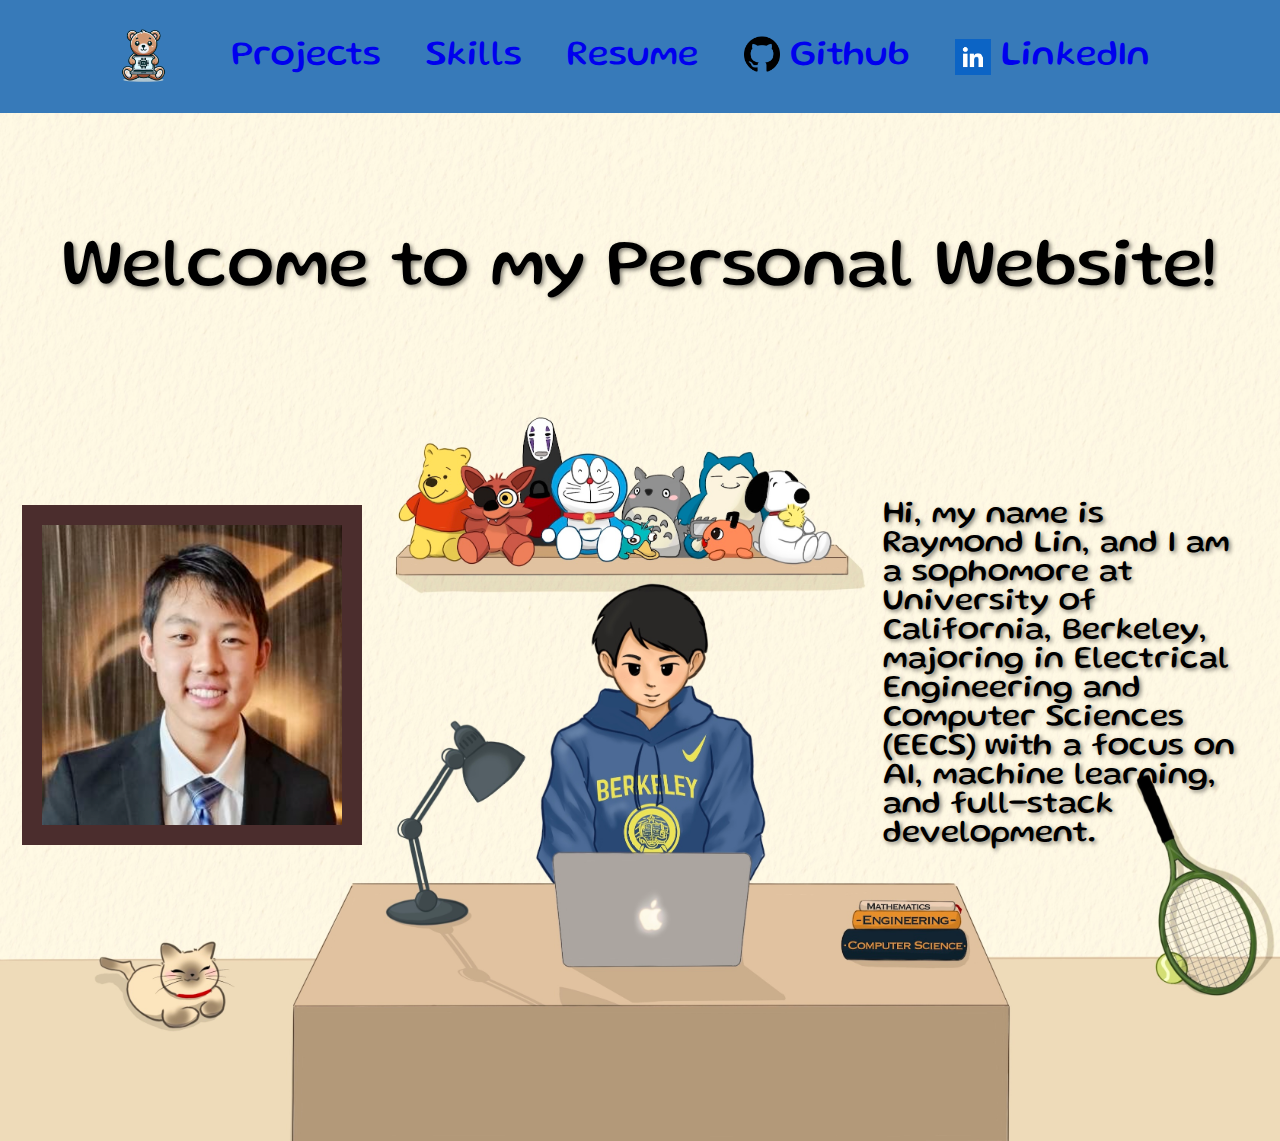
<file: index.html>
<!DOCTYPE html>
<html lang="en">
<head>
    <meta charset="UTF-8">
    <meta http-equiv="X-UA-Compatible" content="IE-edge">
    <meta name="viewport" content="width=device-width, initial-scale=1.0">
    <title>Personal Website</title>
    <link rel="stylesheet" href="index.css">
    <link href="https://fonts.googleapis.com/css2?family=Gluten:wght@400;700&display=swap" rel="stylesheet">
</head>
<body>
    <div id="nav">
        <nav>
            <a href="index.html"><img src="images/logo.png" id="logo"></a>
            <ul>
                <li><a href="projects.html">Projects</a></li>
                <li><a href="skills.html">Skills</a></li>
                <li><a href="images/resume.pdf" download="Raymond_Lin_Resume.pdf">Resume</a></li>
                <li><a href="https://github.com/raymondlin7510"><img id="github" src="images/github.png">Github</a></li>
                <li><a href="https://www.linkedin.com/in/raymondlin7510/"><img id="linkedin" src="images/linkedinLogo.png">LinkedIn</a></li>
            </ul>
        </nav>
    </div>
    <div id="image-container">
        <img src="images/background.jpg" id="background">
        <div id="welcome">Welcome to my Personal Website!</div>
        <img id="pfp" src="images/pfp.png">
        <div id="aboutMe">Hi, my name is Raymond Lin, and I am a sophomore at University of California, Berkeley, majoring in 
            Electrical Engineering and Computer Sciences (EECS) with a focus on AI, machine learning, and full-stack development.</div>
    </div>
</body>
</html>
</file>
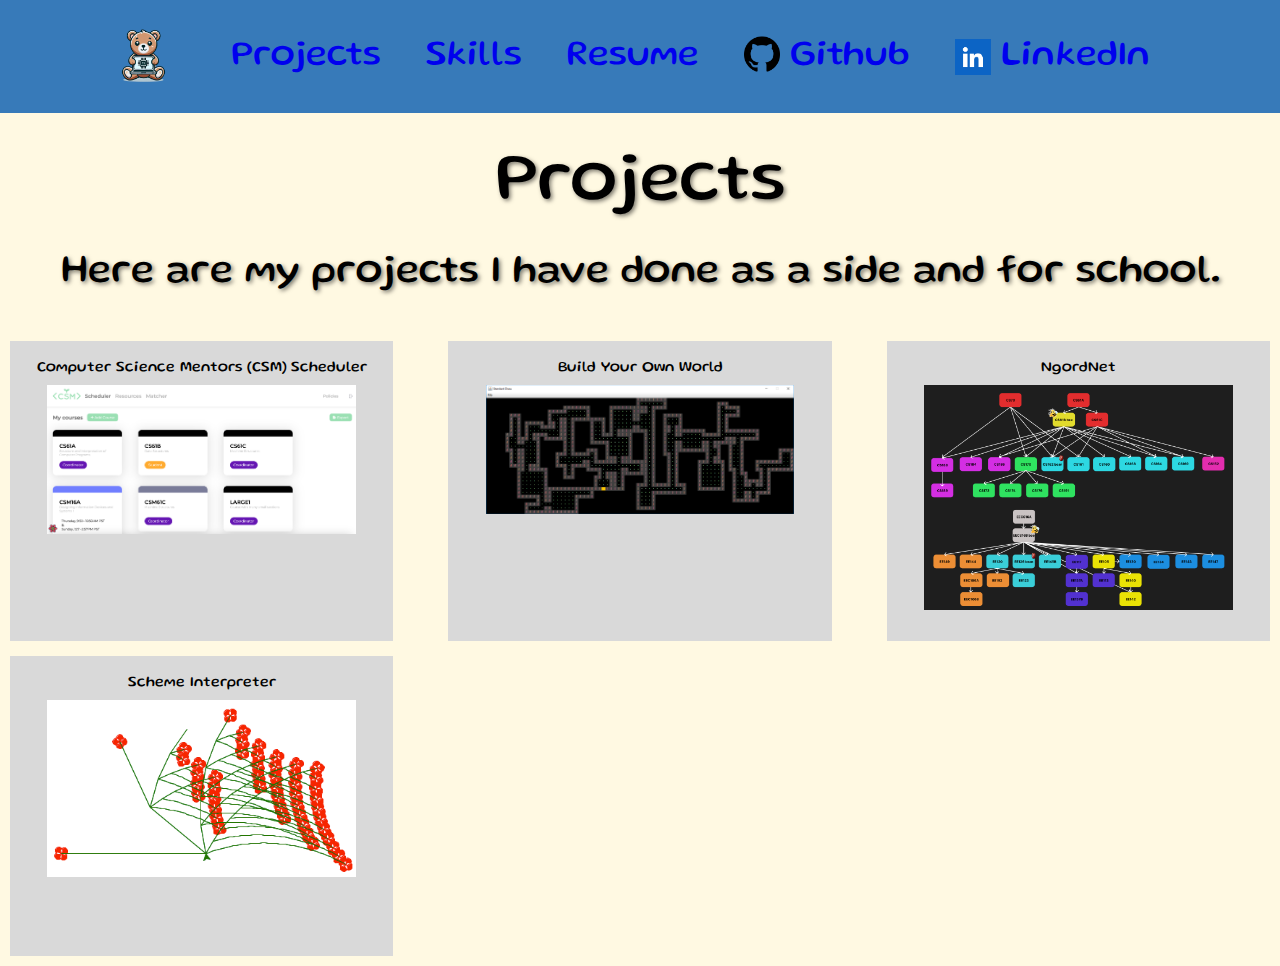
<file: projects.html>
<!DOCTYPE html>
<html lang="en">
<head>
    <meta charset="UTF-8">
    <meta http-equiv="X-UA-Compatible" content="IE-edge">
    <meta name="viewport" content="width=device-width, initial-scale=1.0">
    <title>Projects</title>
    <link rel="stylesheet" href="projects.css">
    <link href="https://fonts.googleapis.com/css2?family=Gluten:wght@400;700&display=swap" rel="stylesheet">
</head>
<body>
    <div id="nav">
        <nav>
            <a href="index.html"><img src="images/logo.png" id="logo"></a>
            <ul>
                <li><a href="projects.html">Projects</a></li>
                <li><a href="skills.html">Skills</a></li>
                <li><a href="images/resume.pdf" download="Raymond_Lin_Resume.pdf">Resume</a></li>
                <li><a href="https://github.com/raymondlin7510"><img id="github" src="images/github.png">Github</a></li>
                <li><a href="https://www.linkedin.com/in/raymondlin7510/"><img id="linkedin" src="images/linkedinLogo.png">LinkedIn</a></li>
            </ul>
        </nav>
    </div>
    <div id="titleSection">
        Projects
        <p>Here are my projects I have done as a side and for school.</p>
    </div>
    <div id="allProjectsContainer">
        <div id="csmContainer" class="container">
            Computer Science Mentors (CSM) Scheduler
            <img src="images/csmScheduler.png">
        </div>
        <div id="byowContainer" class="container">
            Build Your Own World
            <img src="images/byow.png">
        </div>
        <div id="ngordnetContainer" class="container">
            NgordNet
            <img src="images/ngordnet.png">
        </div>
        <div id="schemeContainer" class="container">
            Scheme Interpreter
            <img src="images/scheme.png">
        </div>
    </div>    
</body>
</html>
</file>
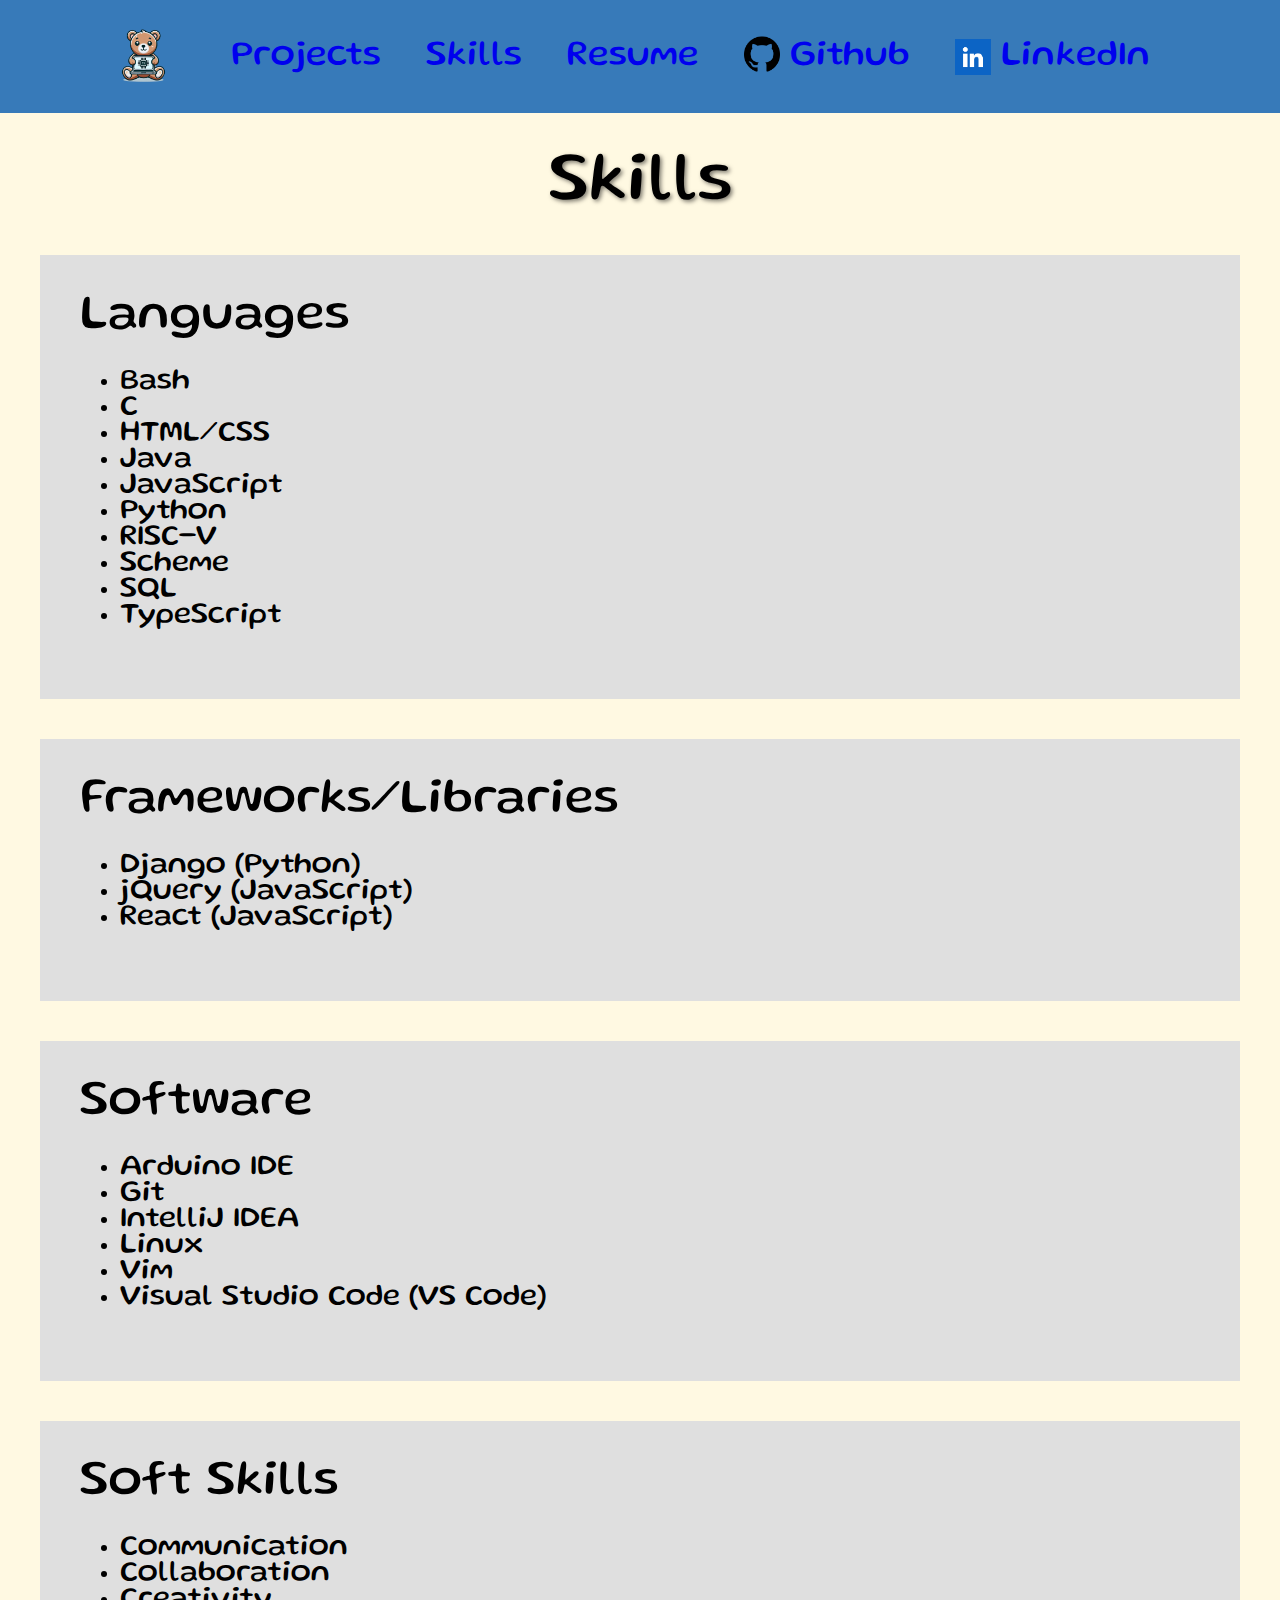
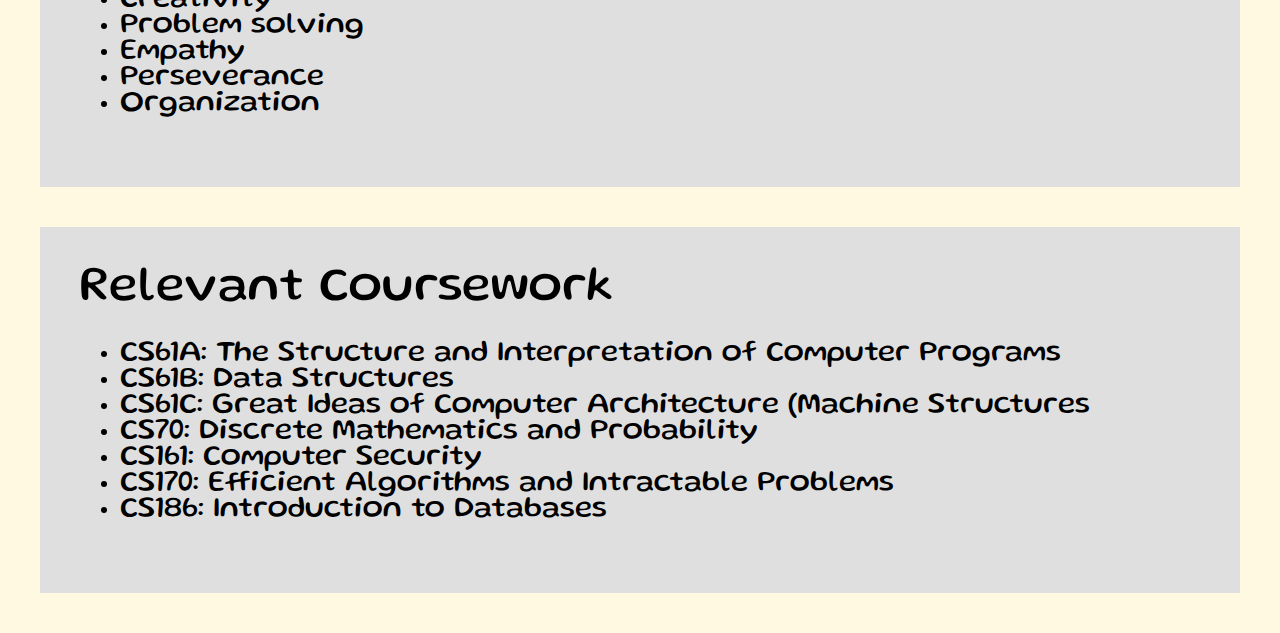
<file: skills.html>
<!DOCTYPE html>
<html lang="en">
<head>
    <meta charset="UTF-8">
    <meta http-equiv="X-UA-Compatible" content="IE-edge">
    <meta name="viewport" content="width=device-width, initial-scale=1.0">
    <title>Skills</title>
    <link rel="stylesheet" href="skills.css">
    <link href="https://fonts.googleapis.com/css2?family=Gluten:wght@400;700&display=swap" rel="stylesheet">
</head>
<body>
    <div id="nav">
        <nav>
            <a href="index.html"><img src="images/logo.png" id="logo"></a>
            <ul>
                <li><a href="projects.html">Projects</a></li>
                <li><a href="skills.html">Skills</a></li>
                <li><a href="images/resume.pdf" download="Raymond_Lin_Resume.pdf">Resume</a></li>
                <li><a href="https://github.com/raymondlin7510"><img id="github" src="images/github.png">Github</a></li>
                <li><a href="https://www.linkedin.com/in/raymondlin7510/"><img id="linkedin" src="images/linkedinLogo.png">LinkedIn</a></li>
            </ul>
        </nav>
    </div>
    <div id="titleSection">
        Skills
    </div>
    <div id="languages" class="container">
        <span>Languages</span>
        <ul>
            <li>Bash</li>
            <li>C</li>
            <li>HTML/CSS</li>
            <li>Java</li>
            <li>JavaScript</li>
            <li>Python</li>
            <li>RISC-V</li>
            <li>Scheme</li>
            <li>SQL</li>
            <li>TypeScript</li>
        </ul>
    </div>
    <div id="frameworks" class="container">
        <span>Frameworks/Libraries</span>
        <ul>
            <li>Django (Python)</li>
            <li>jQuery (JavaScript)</li>
            <li>React (JavaScript)</li>
        </ul>
    </div>
    <div id="software" class="container">
        <span>Software</span>
        <ul>
            <li>Arduino IDE</li>
            <li>Git</li>
            <li>IntelliJ IDEA</li>
            <li>Linux</li>
            <li>Vim</li>
            <li>Visual Studio Code (VS Code)</li>
        </ul>
    </div>
    <div id="softSkills" class="container">
        <span>Soft Skills</span>
        <ul>
            <li>Communication</li>
            <li>Collaboration</li>
            <li>Creativity</li>
            <li>Problem solving</li>
            <li>Empathy</li>
            <li>Perseverance</li>
            <li>Organization</li>
        </ul>
    </div>
    <div id="courses" class="container">
        <span>Relevant Coursework</span>
        <ul>
            <li>CS61A: The Structure and Interpretation of Computer Programs</li>
            <li>CS61B: Data Structures</li>
            <li>CS61C: Great Ideas of Computer Architecture (Machine Structures</li>
            <li>CS70: Discrete Mathematics and Probability</li>
            <li>CS161: Computer Security</li>
            <li>CS170: Efficient Algorithms and Intractable Problems</li>
            <li>CS186: Introduction to Databases</li>
        </ul>
    </div>
</body>
</html>
</file>
<file: index.css>
html, body {
    margin: 0;
    padding: 0;
    background-color: #fff9e2;
    color: black;
    font-family: 'Gluten', sans-serif;
}

nav {
    display: flex;
    align-items: center;
    justify-content: center;
    flex-wrap: wrap;
    background-color: #377AB9;
    width: 100%;
    color: black;
    gap: 30px;
    padding: 10px 0; /* Adjust padding to control space inside the navbar */
    position: relative; /* Ensures navbar stays in flow */
}

#logo {
    height: 70px;
    width: 70px;
}

nav ul {
    padding: 0; /* Ensures no extra padding on the UL */
}

nav ul li {
    display: inline-block;
    list-style: none;
    margin: 10px 20px;
    position: relative;
}

nav ul li a {
    text-decoration: none;
    font-size: 36px;
    position: relative;
}

nav ul li a::after {
    content: '';
    width: 0;
    height: 3px;
    background: black;
    position: absolute;
    left: 0;
    bottom: -6px;
    transition: width 0.5s;
}

nav ul li a:hover::after {
    width: 100%;
}

#linkedin {
    width: 36px;
    height: 36px;
    margin-right: 10px;
    vertical-align: middle; /* Aligns with text if the logo is small */
}

#github {
    width: 36px;
    height: 36px;
    margin-right: 10px;
    vertical-align: middle;
    margin-bottom: 5px;
}

#titleSection {
    font-size: 70px;
    text-align: center;
    margin-top: 40px;
    text-shadow: 2px 2px 4px rgba(0, 0, 0, 0.5);
}

#image-container {
    width: 100%;
    height: 100%;
    display: flex;
    justify-content: center;
    align-items: center;
    overflow: hidden;
}

#background {
    width: 100%;
    height: 100%;
    object-fit: contain;
}

#welcome {
    text-align: center;
    position: absolute;
    top: 30%;
    left: 50%;
    transform: translate(-50%, -50%);
    color: black;
    font-size: 70px;
    font-family: 'Gluten', sans-serif;
    text-shadow: 2px 2px 4px rgba(0, 0, 0, 0.5);
    width: 100%;
}

#pfp {
    position: absolute;
    top: 75%;
    left: 15%;
    width: 300px;
    height: 300px;
    object-fit: cover;
    transform: translate(-50%, -50%);
    border: 20px solid rgb(75, 45, 45);
}

#aboutMe {
    text-align: left;
    position: absolute;
    top: 75%;
    left: 83%;
    transform: translate(-50%, -50%);
    color: black;
    font-size: 32px;
    font-family: 'Gluten', sans-serif;
    text-shadow: 2px 2px 4px rgba(0, 0, 0, 0.5);
    width: 28%;
}
</file>
<file: projects.css>
html, body {
    margin: 0;
    padding: 0;
    background-color: #fff9e2;
    color: black;
    font-family: 'Gluten', sans-serif;
}

nav {
    display: flex;
    align-items: center;
    justify-content: center;
    flex-wrap: wrap;
    background-color: #377AB9;
    width: 100%;
    color: black;
    gap: 30px;
    padding: 10px 0; /* Adjust padding to control space inside the navbar */
    position: relative; /* Ensures navbar stays in flow */
}

#logo {
    height: 70px;
    width: 70px;
}

nav ul {
    padding: 0; /* Ensures no extra padding on the UL */
}

nav ul li {
    display: inline-block;
    list-style: none;
    margin: 10px 20px;
    position: relative;
}

nav ul li a {
    text-decoration: none;
    font-size: 36px;
    position: relative;
}

nav ul li a::after {
    content: '';
    width: 0;
    height: 3px;
    background: black;
    position: absolute;
    left: 0;
    bottom: -6px;
    transition: width 0.5s;
}

nav ul li a:hover::after {
    width: 100%;
}

#linkedin {
    width: 36px;
    height: 36px;
    margin-right: 10px;
    vertical-align: middle; /* Aligns with text if the logo is small */
}

#github {
    width: 36px;
    height: 36px;
    margin-right: 10px;
    vertical-align: middle;
    margin-bottom: 5px;
}

#titleSection {
    font-size: 70px;
    text-align: center;
    margin-top: 40px;
    text-shadow: 2px 2px 4px rgba(0, 0, 0, 0.5);
}

#titleSection p {
    font-size: 40px;
}

#allProjectsContainer {
    display: flex;
    flex-wrap: wrap;
    position: relative;
    gap: 15px;
    justify-content: space-between;
    max-width: 1600px; /* Adjust based on your design needs */
    margin: 0 auto;
    padding: 10px;
    margin-top: 40px;
}

.container {
    flex: 0 1 calc(32% - 20px); /* Each container takes up ~32% of the row width */
    background: #D9D9D9;
    padding: 20px;
    box-sizing: border-box;
    font-size: 15px;
    text-align: center;
    font-size: 15px;
    min-height: 300px; /* Optional for consistent height */
}


.container img {
    margin-top: 10px;
    width: 90%; /* Set image to full width of container */
    height: auto; /* Maintain image aspect ratio */
    object-fit: cover;
}
</file>
<file: skills.css>
html, body {
    margin: 0;
    padding: 0;
    background-color: #fff9e2;
    color: black;
    font-family: 'Gluten', sans-serif;
}

nav {
    display: flex;
    align-items: center;
    justify-content: center;
    flex-wrap: wrap;
    background-color: #377AB9;
    width: 100%;
    color: black;
    gap: 30px;
    padding: 10px 0; /* Adjust padding to control space inside the navbar */
    position: relative; /* Ensures navbar stays in flow */
}

#logo {
    height: 70px;
    width: 70px;
}

nav ul {
    padding: 0; /* Ensures no extra padding on the UL */
}

nav ul li {
    display: inline-block;
    list-style: none;
    margin: 10px 20px;
    position: relative;
}

nav ul li a {
    text-decoration: none;
    font-size: 36px;
    position: relative;
}

nav ul li a::after {
    content: '';
    width: 0;
    height: 3px;
    background: black;
    position: absolute;
    left: 0;
    bottom: -6px;
    transition: width 0.5s;
}

nav ul li a:hover::after {
    width: 100%;
}

#linkedin {
    width: 36px;
    height: 36px;
    margin-right: 10px;
    vertical-align: middle; /* Aligns with text if the logo is small */
}

#github {
    width: 36px;
    height: 36px;
    margin-right: 10px;
    vertical-align: middle;
    margin-bottom: 5px;
}

#titleSection {
    font-size: 70px;
    text-align: center;
    margin: 40px;
    text-shadow: 2px 2px 4px rgba(0, 0, 0, 0.5);
}

.container {
    background-color: #dfdfdf;
    color: black;
    padding: 40px;
    font-size: 30px;
    margin: 40px;
}

.container span {
    font-size: 50px;
}
</file>
